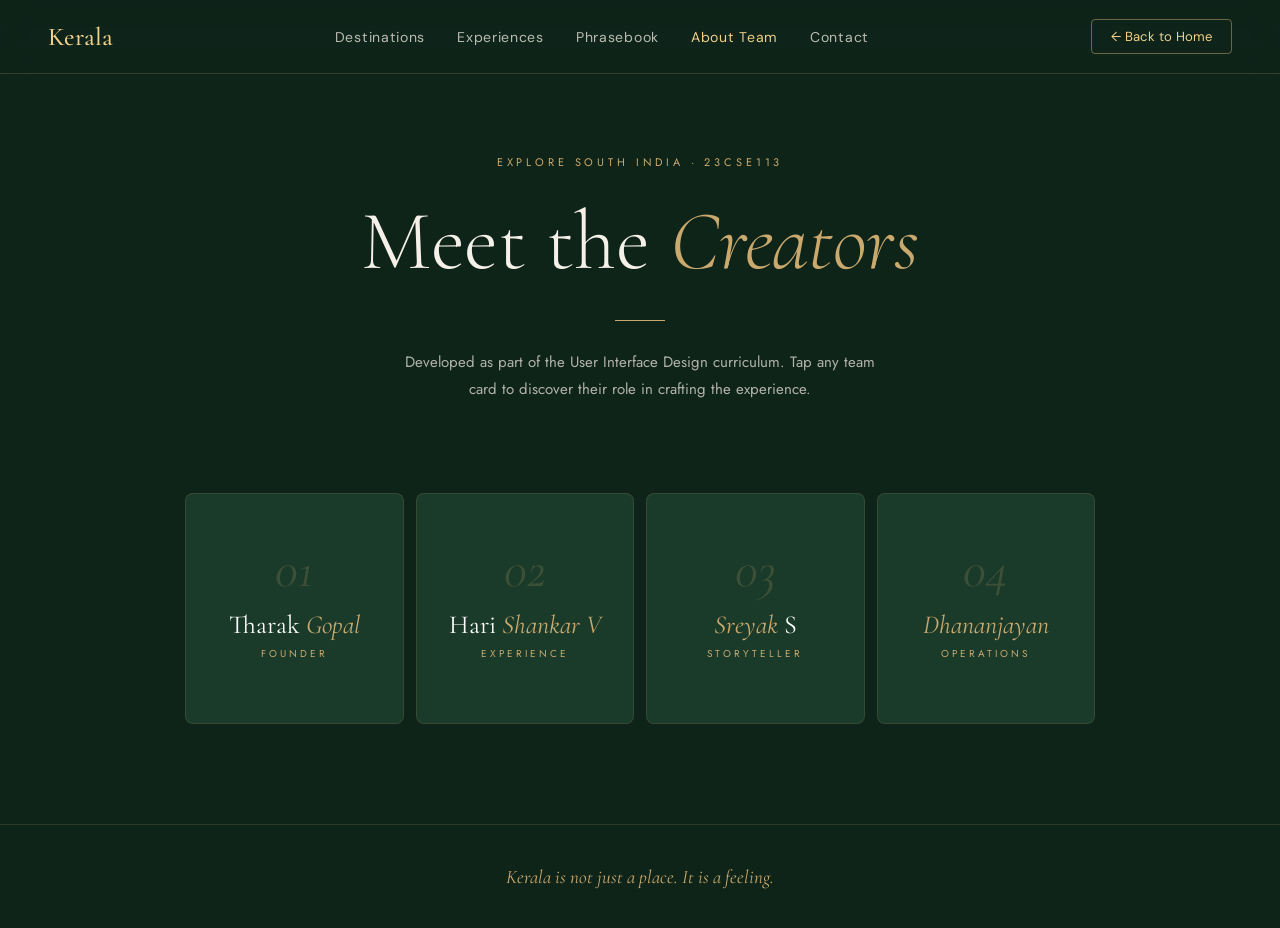
<file: about.html>
<!DOCTYPE html>
<html lang="en">
<head>
<meta charset="UTF-8">
<meta name="viewport" content="width=device-width, initial-scale=1.0">
<title>About the Creators — Kerala Tourism</title>
<link href="https://fonts.googleapis.com/css2?family=Cormorant+Garamond:ital,wght@0,300;0,500;1,300;1,500&family=DM+Sans:wght@300;400;500&family=Jost:wght@200;300;400&display=swap" rel="stylesheet">
<style>
  * { margin: 0; padding: 0; box-sizing: border-box; }
  body { background: #0f2419; color: #f5f0e8; font-family: 'Jost', sans-serif; text-align: center; }

  /* Navbar */
  .navbar {
    position: sticky;
    top: 0;
    z-index: 1000;
    background: rgba(15, 36, 25, 0.92);
    backdrop-filter: blur(14px);
    -webkit-backdrop-filter: blur(14px);
    padding: 1.2rem 3rem;
    display: flex;
    align-items: center;
    justify-content: space-between;
    border-bottom: 1px solid rgba(201, 169, 110, 0.2);
  }

  .logo {
    font-family: 'Cormorant Garamond', serif;
    font-size: 1.6rem;
    color: #f0d08a;
    text-decoration: none;
    font-weight: 500;
  }

  .nav-links {
    list-style: none;
    display: flex;
    gap: 2rem;
    align-items: center;
  }

  .nav-links a {
    color: rgba(245, 240, 232, 0.75);
    text-decoration: none;
    font-size: 0.88rem;
    letter-spacing: 0.05em;
    font-family: 'DM Sans', sans-serif;
    transition: color 0.2s;
  }

  .nav-links a:hover, .nav-links a.active {
    color: #f0d08a;
  }

  .back-home-btn {
    display: inline-flex;
    align-items: center;
    gap: 0.4rem;
    padding: 0.5rem 1.2rem;
    border: 1px solid rgba(201, 169, 110, 0.5);
    color: #f0d08a;
    text-decoration: none;
    font-size: 0.82rem;
    font-family: 'DM Sans', sans-serif;
    border-radius: 4px;
    transition: all 0.2s ease;
  }

  .back-home-btn:hover {
    background: #c9a96e;
    color: #0f2419;
  }

  .hero { padding: 80px 20px 50px; }
  .label { font-size: 11px; letter-spacing: 0.35em; color: #c9a96e; text-transform: uppercase; margin-bottom: 20px; }
  .title { font-family: 'Cormorant Garamond', serif; font-size: clamp(44px, 7vw, 84px); font-weight: 300; }
  .title em { color: #c9a96e; font-style: italic; }
  .line { width: 50px; height: 1px; background: #c9a96e; margin: 28px auto; opacity: 0.5; }
  .sub { font-size: 15px; color: rgba(245,240,232,0.7); line-height: 1.8; max-width: 480px; margin: 0 auto; }

  /* JS will fade these in on scroll */
  .fade { opacity: 0; transform: translateY(30px); transition: opacity 0.7s ease, transform 0.7s ease; }
  .fade.visible { opacity: 1; transform: translateY(0); }

  .team { padding: 40px 20px 100px; max-width: 950px; margin: 0 auto; display: grid; grid-template-columns: repeat(auto-fit, minmax(210px, 1fr)); gap: 12px; }

  .card { background: #1a3a2a; padding: 44px 26px; cursor: pointer; transition: background 0.3s, transform 0.3s, box-shadow 0.3s; border-radius: 8px; border: 1px solid rgba(201,169,110,0.15); }
  .card:hover { background: #234d36; transform: translateY(-5px); box-shadow: 0 12px 30px rgba(0,0,0,0.3); border-color: rgba(201,169,110,0.4); }
  .num { font-family: 'Cormorant Garamond', serif; font-size: 52px; font-style: italic; color: rgba(201,169,110,0.2); }
  .name { font-family: 'Cormorant Garamond', serif; font-size: 26px; font-weight: 400; margin-top: 8px; color: #ffffff; }
  .name em { color: #c9a96e; font-style: italic; }
  .role { font-size: 10px; letter-spacing: 0.3em; text-transform: uppercase; color: #c9a96e; margin-top: 6px; }
  .quote { font-family: 'Cormorant Garamond', serif; font-style: italic; font-size: 15px; color: rgba(245,240,232,0.75); margin-top: 18px; line-height: 1.7;
    max-height: 0; overflow: hidden; transition: max-height 0.5s ease, opacity 0.5s ease; opacity: 0; }
  .card.open .quote { max-height: 100px; opacity: 1; }

  /* Toast popup when card clicked */
  #toast { position: fixed; bottom: 30px; left: 50%; transform: translateX(-50%) translateY(20px);
    background: #1a3a2a; border: 1px solid rgba(201,169,110,0.4); color: #f0d08a;
    font-family: 'Cormorant Garamond', serif; font-style: italic; font-size: 17px;
    padding: 14px 28px; opacity: 0; transition: all 0.4s ease; pointer-events: none; white-space: nowrap; border-radius: 30px; box-shadow: 0 10px 25px rgba(0,0,0,0.4); z-index: 2000; }
  #toast.show { opacity: 1; transform: translateX(-50%) translateY(0); }

  footer { padding: 40px; border-top: 1px solid rgba(201,169,110,0.15); font-family: 'Cormorant Garamond', serif; font-style: italic; color: #c9a96e; font-size: 19px; }

  @media (max-width: 850px) {
    .navbar { padding: 0.85rem 1.2rem; flex-wrap: wrap; gap: 0.8rem; }
    .nav-links { gap: 1rem; overflow-x: auto; -webkit-overflow-scrolling: touch; white-space: nowrap; max-width: 100%; padding-bottom: 2px; }
    .nav-links::-webkit-scrollbar { display: none; }
    .team { grid-template-columns: repeat(2, 1fr); gap: 1rem; }
  }

  @media (max-width: 540px) {
    .navbar { padding: 0.75rem 1rem; flex-direction: column; align-items: stretch; text-align: center; }
    .logo { margin-bottom: 0.3rem; }
    .nav-links { justify-content: center; }
    .back-home-btn { justify-content: center; }
    .team { grid-template-columns: 1fr; padding: 20px 1rem 60px; }
    .hero { padding: 50px 1rem 30px; }
    .title { font-size: 2.5rem; }
    #toast { font-size: 15px; padding: 10px 20px; width: calc(100% - 32px); text-align: center; white-space: normal; }
  }
</style>
</head>
<body>

<nav class="navbar">
  <a href="index.html" class="logo">Kerala</a>
  <ul class="nav-links">
    <li><a href="index.html#destinations">Destinations</a></li>
    <li><a href="index.html#experiences">Experiences</a></li>
    <li><a href="index.html#phrasebook">Phrasebook</a></li>
    <li><a href="about.html" class="active">About Team</a></li>
    <li><a href="index.html#forms">Contact</a></li>
  </ul>
  <a href="index.html" class="back-home-btn">← Back to Home</a>
</nav>

<div class="hero">
  <p class="label fade">Explore South India · 23CSE113</p>
  <h1 class="title fade">Meet the <em>Creators</em></h1>
  <div class="line fade"></div>
  <p class="sub fade">Developed as part of the User Interface Design curriculum. Tap any team card to discover their role in crafting the experience.</p>
</div>

<div class="team">
  <div class="card fade" data-msg="👋 Hello from Tharak!">
    <div class="num">01</div>
    <div class="name">Tharak <em>Gopal</em></div>
    <div class="role">Founder</div>
    <div class="quote">"Every route through Kerala is a poem waiting to be walked."</div>
  </div>

  <div class="card fade" data-msg="✨ Hari crafts every experience!">
    <div class="num">02</div>
    <div class="name">Hari <em>Shankar V</em></div>
    <div class="role">Experience</div>
    <div class="quote">"I design journeys the way a chef layers flavour — with intention."</div>
  </div>

  <div class="card fade" data-msg="📖 Sreyak tells the stories!">
    <div class="num">03</div>
    <div class="name"><em>Sreyak</em> S</div>
    <div class="role">Storyteller</div>
    <div class="quote">"Kerala's soul lives in its rituals, its festivals, its silence."</div>
  </div>

  <div class="card fade" data-msg="⚙️ Dhananjayan keeps it running!">
    <div class="num">04</div>
    <div class="name"><em>Dhananjayan</em></div>
    <div class="role">Operations</div>
    <div class="quote">"I make the magic look effortless — so you only feel the wonder."</div>
  </div>
</div>

<footer>Kerala is not just a place. It is a feeling.</footer>

<div id="toast"></div>

<script>
  // 1. SCROLL FADE-IN — watches elements with class "fade" and makes them visible
  const observer = new IntersectionObserver(entries => {
    entries.forEach(e => { if (e.isIntersecting) e.target.classList.add('visible'); });
  }, { threshold: 0.15 });

  document.querySelectorAll('.fade').forEach(el => observer.observe(el));

  // 2. CARD CLICK — toggles the quote open/close + shows a toast message
  const toast = document.getElementById('toast');
  let toastTimer;

  document.querySelectorAll('.card').forEach(card => {
    card.addEventListener('click', () => {
      // toggle this card's quote
      card.classList.toggle('open');

      // show toast
      toast.textContent = card.dataset.msg;
      toast.classList.add('show');
      clearTimeout(toastTimer);
      toastTimer = setTimeout(() => toast.classList.remove('show'), 2500);
    });
  });
</script>

</body>
</html>
</file>
